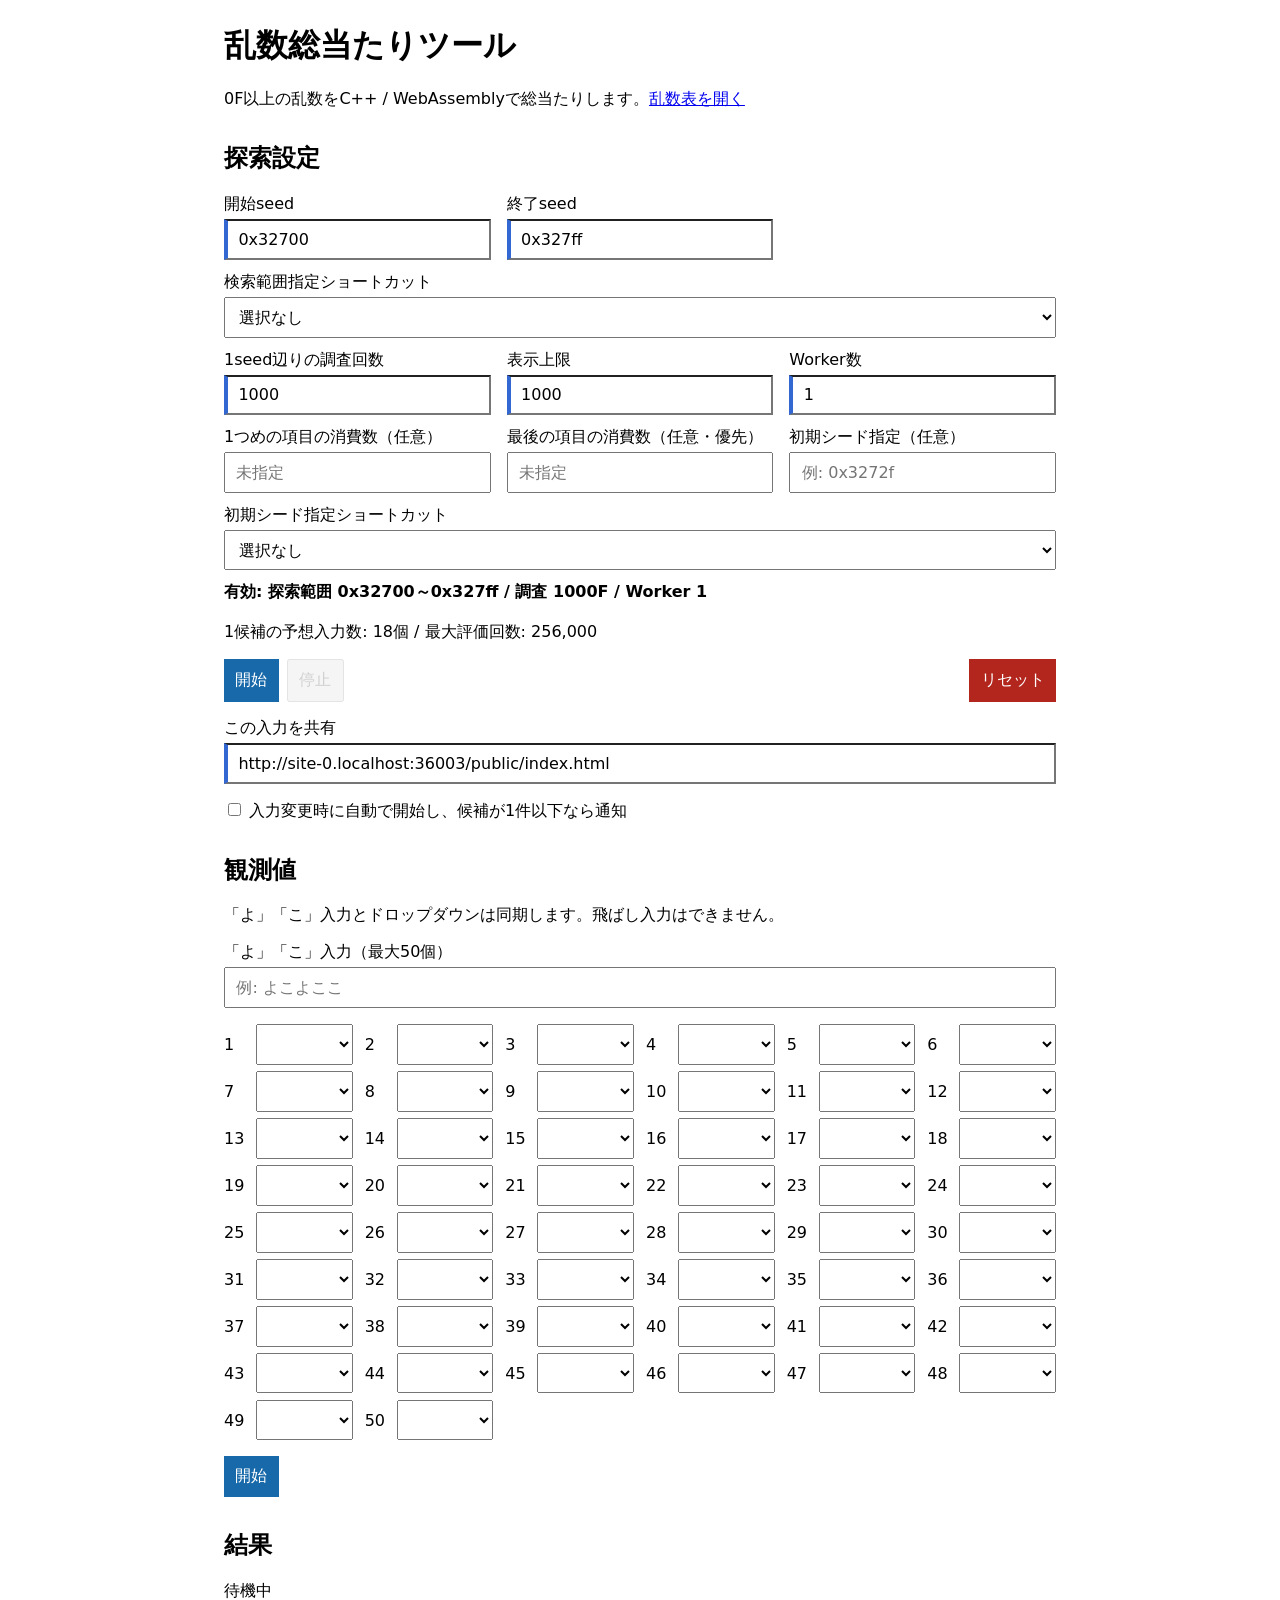
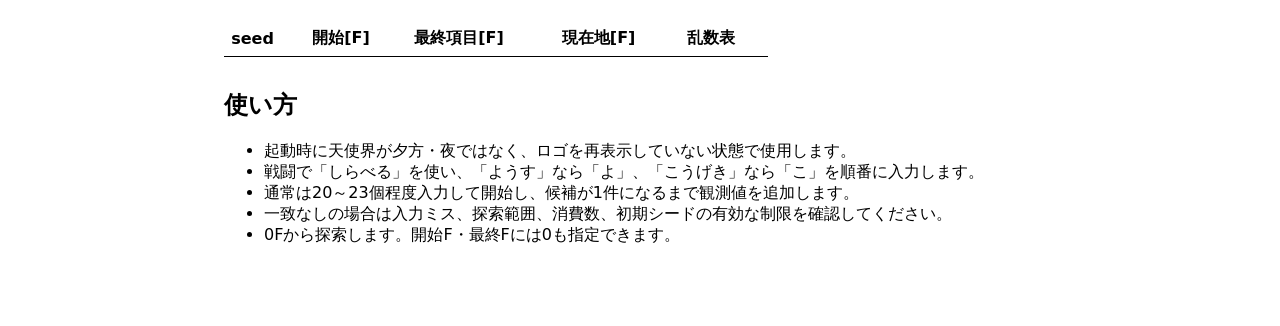
<file: public/index.html>
<!doctype html>
<html lang="ja">
<head>
  <meta charset="utf-8">
  <meta name="viewport" content="width=device-width, initial-scale=1">
  <title>乱数総当たりツール</title>
  <link rel="icon" href="data:,">
  <link rel="stylesheet" href="style.css">
  <script src="app.js" defer></script>
</head>
<body>
<main>
  <h1>乱数総当たりツール</h1>
  <p>0F以上の乱数をC++ / WebAssemblyで総当たりします。<a href="list.html" target="_blank" rel="noopener">乱数表を開く</a></p>

  <section aria-labelledby="search-settings">
    <h2 id="search-settings">探索設定</h2>
    <div class="grid">
      <label>開始seed<input type="text" id="seedStart" value="0x32700" inputmode="text"></label>
      <label>終了seed<input type="text" id="seedEnd" value="0x327ff" inputmode="text"></label>
      <label class="wide">検索範囲指定ショートカット
        <select id="seedlist">
          <option value="">選択なし</option>
          <option value="32700,327ff">700-7ff (実機, JP)</option>
          <option value="32600,328ff">600-8ff (実機, JP)</option>
          <option value="31600,31fff">31600-31fff (実機, EU)</option>
          <option value="31600,319ff">31600-319ff (実機, NA)</option>
          <option value="28000,2ffff">28000-2ffff (DeSmuME)</option>
          <option value="3c000,3dfff">3c000-3dfff (melonDS)</option>
          <option value="16000,19fff">16000-19fff (No$GBA)</option>
          <option value="16000,3ffff">16000-3ffff (全て)</option>
        </select>
      </label>
      <label>1seed辺りの調査回数<input type="number" id="end" value="1000" min="1" max="4294967295"></label>
      <label>表示上限<input type="number" id="maxCount" value="1000" min="1" max="99999"></label>
      <label>Worker数<input type="number" id="workers" min="1" max="64"></label>
      <label>1つめの項目の消費数（任意）<input type="number" id="nowCount" min="0" max="4294967294" placeholder="未指定"></label>
      <label>最後の項目の消費数（任意・優先）<input type="number" id="nowCount1" min="0" max="4294967294" placeholder="未指定"></label>
      <label>初期シード指定（任意）<input type="text" id="seed1" placeholder="例: 0x3272f"></label>
      <label class="wide">初期シード指定ショートカット
        <select id="shortcut">
          <option value="">選択なし</option>
          <option value="32741">ここ, レオノ (0x32741)</option>
          <option value="3276c">よよ, ハイローズ (0x3276c)</option>
          <option value="32763">こよこよ, りり (0x32763)</option>
          <option value="3275c">こよここ, レオノ(アローラ) (0x3275c)</option>
        </select>
      </label>
    </div>
    <div id="activeFilters" class="status" aria-live="polite"></div>
    <p id="prediction"></p>
    <div class="actions">
      <button id="runTop" class="primary" type="button">開始</button>
      <button id="cancel" type="button" disabled>停止</button>
      <button id="reset" class="danger" type="button">リセット</button>
    </div>
    <label>この入力を共有<input type="text" id="share" readonly></label>
    <label class="check"><input type="checkbox" id="autostart"> 入力変更時に自動で開始し、候補が1件以下なら通知</label>
  </section>

  <section aria-labelledby="observations">
    <h2 id="observations">観測値</h2>
    <p>「よ」「こ」入力とドロップダウンは同期します。飛ばし入力はできません。</p>
    <label>「よ」「こ」入力（最大50個）<input type="text" id="yoko" maxlength="50" placeholder="例: よこよここ"></label>
    <div id="dropdowns" class="observations"></div>
    <button id="runBottom" class="primary" type="button">開始</button>
  </section>

  <section aria-labelledby="results-heading">
    <h2 id="results-heading">結果</h2>
    <p id="progress" class="status" aria-live="polite">待機中</p>
    <p id="messages" aria-live="assertive"></p>
    <div class="table-wrap">
      <table id="table">
        <thead><tr><th>seed</th><th>開始[F]</th><th>最終項目[F]</th><th>現在地[F]</th><th>乱数表</th></tr></thead>
        <tbody></tbody>
      </table>
    </div>
  </section>

  <section>
    <h2>使い方</h2>
    <ul>
      <li>起動時に天使界が夕方・夜ではなく、ロゴを再表示していない状態で使用します。</li>
      <li>戦闘で「しらべる」を使い、「ようす」なら「よ」、「こうげき」なら「こ」を順番に入力します。</li>
      <li>通常は20～23個程度入力して開始し、候補が1件になるまで観測値を追加します。</li>
      <li>一致なしの場合は入力ミス、探索範囲、消費数、初期シードの有効な制限を確認してください。</li>
      <li>0Fから探索します。開始F・最終Fには0も指定できます。</li>
    </ul>
  </section>
</main>
</body>
</html>
</file>
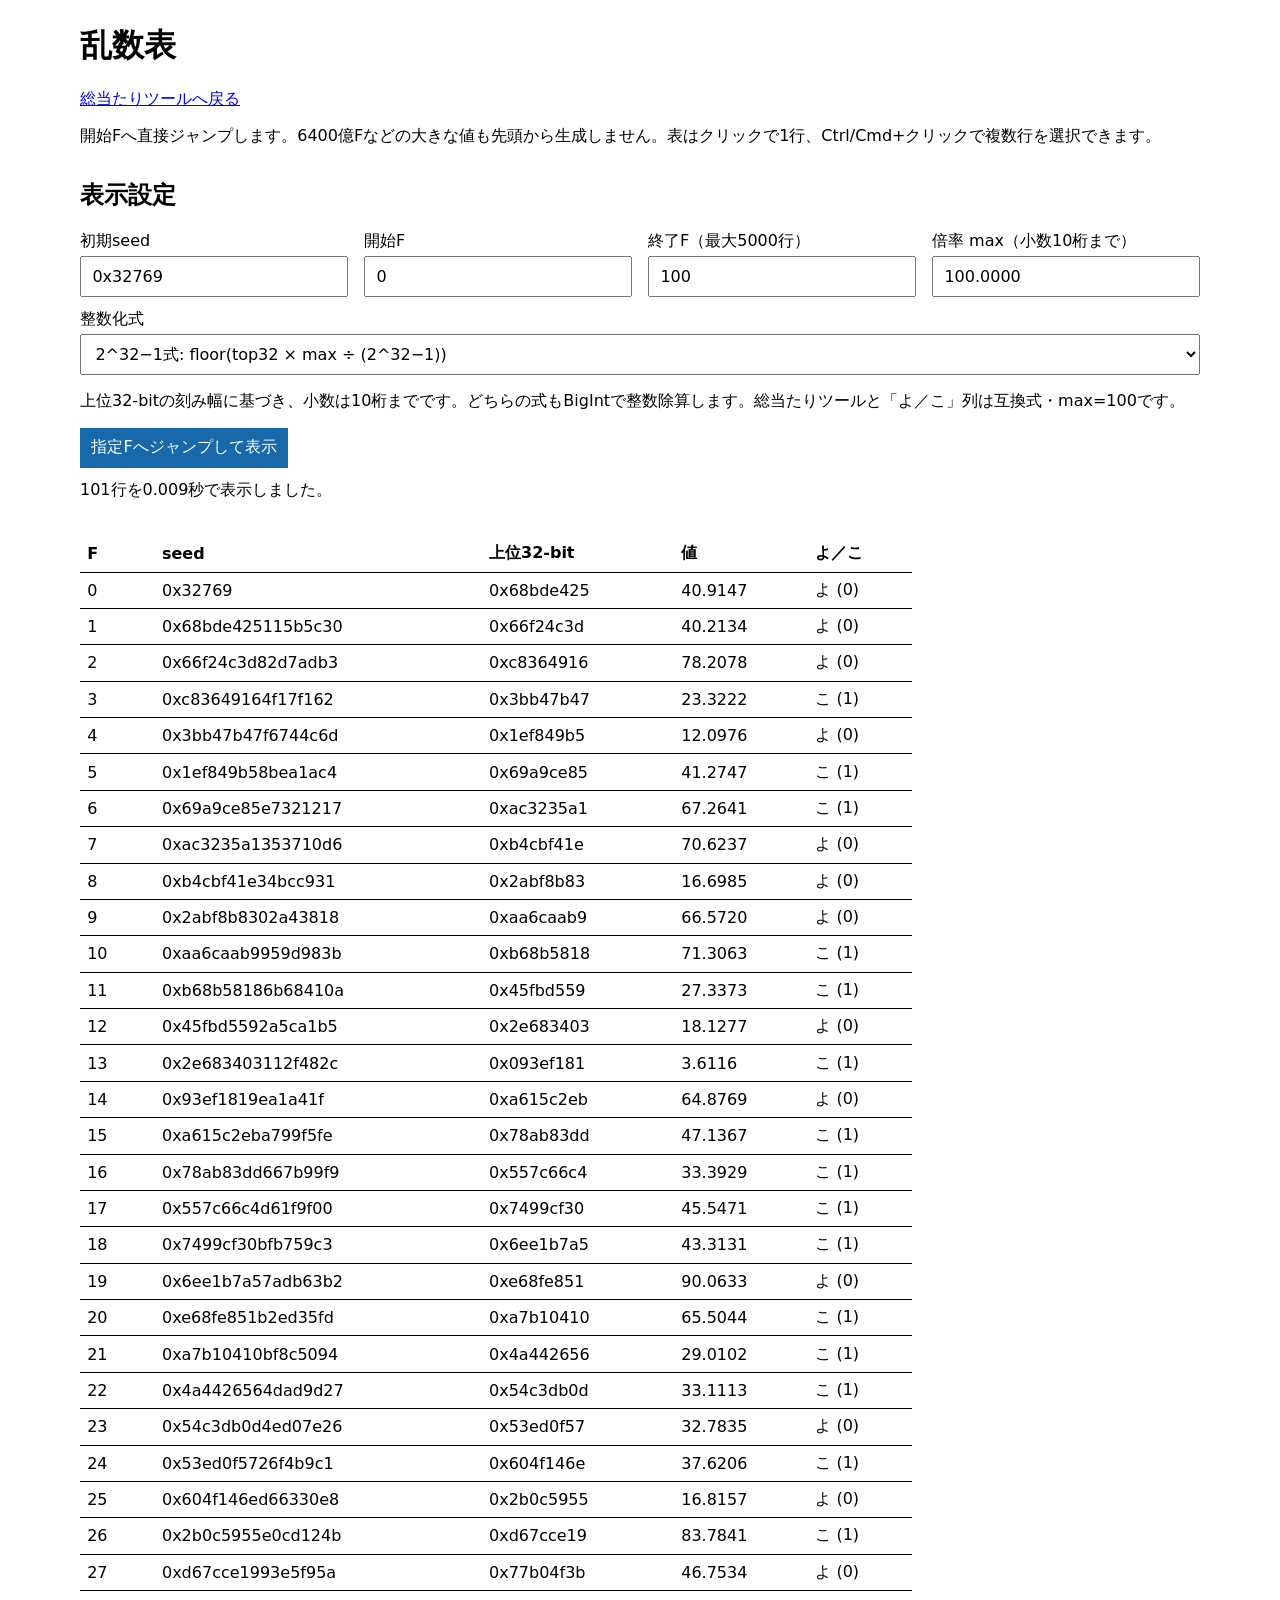
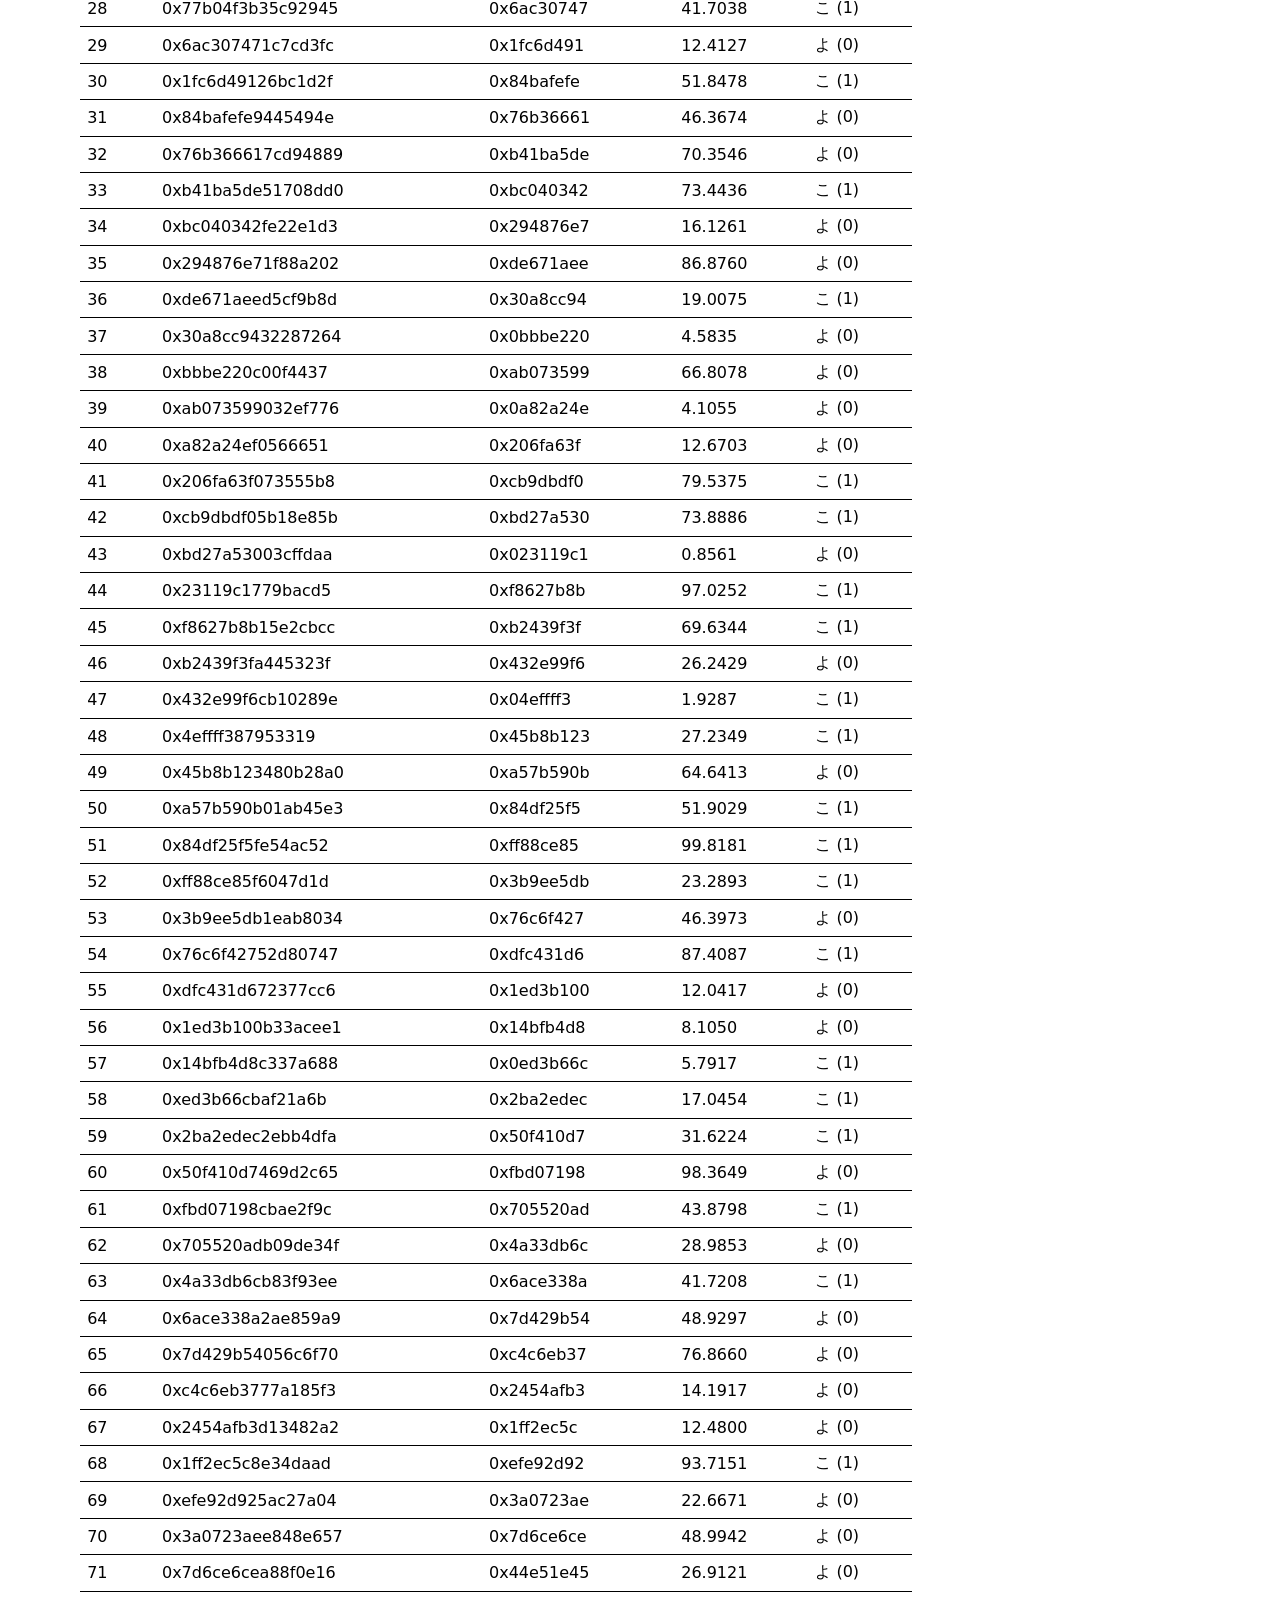
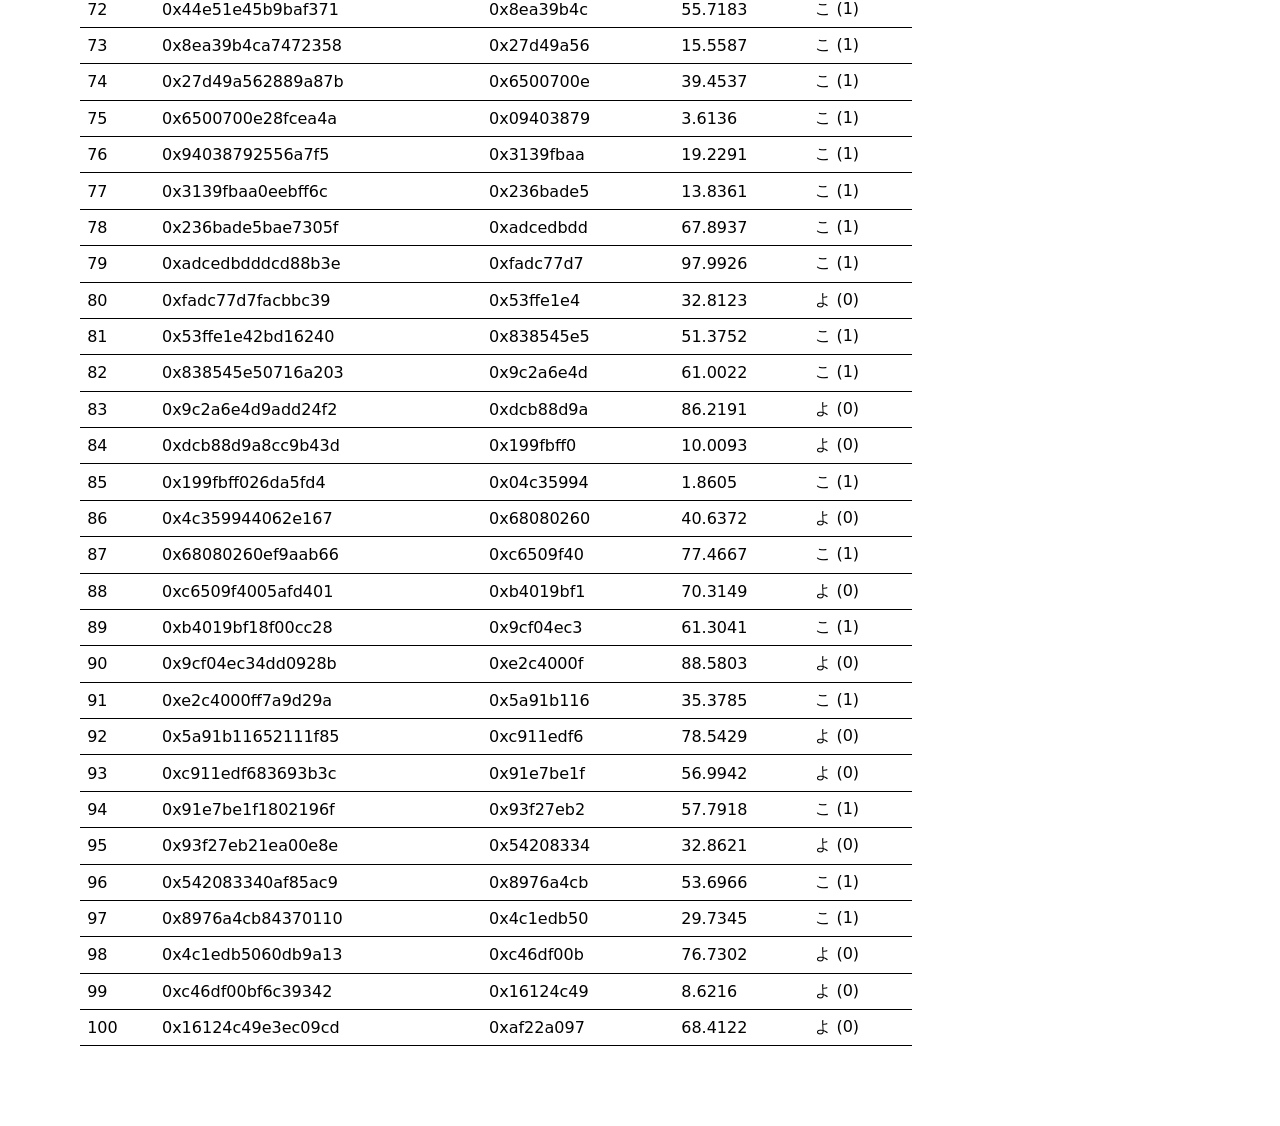
<file: public/list.html>
<!doctype html>
<html lang="ja">
<head>
  <meta charset="utf-8">
  <meta name="viewport" content="width=device-width, initial-scale=1">
  <title>乱数表</title>
  <link rel="icon" href="data:,">
  <link rel="stylesheet" href="style.css">
  <script src="list.js" defer></script>
</head>
<body>
<main class="list-main">
  <h1>乱数表</h1>
  <p><a href="index.html">総当たりツールへ戻る</a></p>
  <p>開始Fへ直接ジャンプします。6400億Fなどの大きな値も先頭から生成しません。表はクリックで1行、Ctrl/Cmd+クリックで複数行を選択できます。</p>

  <section aria-labelledby="list-settings">
    <h2 id="list-settings">表示設定</h2>
    <div class="grid">
      <label>初期seed<input id="listSeed" type="text" value="0x32769"></label>
      <label>開始F<input id="listStart" type="text" value="0" inputmode="numeric"></label>
      <label>終了F（最大5000行）<input id="listEnd" type="text" value="100" inputmode="numeric"></label>
      <label>倍率 max（小数10桁まで）<input id="listMax" type="text" value="100.0000" inputmode="decimal" pattern="[0-9]+(?:\.[0-9]{1,10})?"></label>
      <label class="wide">整数化式
        <select id="listFormula">
          <option value="exact">2^32−1式: floor(top32 × max ÷ (2^32−1))</option>
          <option value="compat">互換式: floor(top32 × max ÷ 2^32)</option>
        </select>
      </label>
    </div>
    <p>上位32-bitの刻み幅に基づき、小数は10桁までです。どちらの式もBigIntで整数除算します。総当たりツールと「よ／こ」列は互換式・max=100です。</p>
    <button id="showList" class="primary" type="button">指定Fへジャンプして表示</button>
    <p id="listStatus" class="status" aria-live="polite"></p>
  </section>

  <div class="table-wrap list-table-wrap">
    <table id="randomTable">
      <thead><tr><th>F</th><th>seed</th><th>上位32-bit</th><th>値</th><th>よ／こ</th></tr></thead>
      <tbody></tbody>
    </table>
  </div>
</main>
</body>
</html>
</file>
<file: public/style.css>
:root {
  color-scheme: light dark;
  font-family: system-ui, sans-serif;
}

body {
  margin: 0;
}

main {
  width: min(52rem, calc(100% - 2rem));
  margin: 1.5rem auto 5rem;
}

section {
  margin-block: 2rem;
}

.grid {
  display: grid;
  grid-template-columns: repeat(auto-fit, minmax(15rem, 1fr));
  gap: .75rem 1rem;
}

.wide {
  grid-column: 1 / -1;
}

label {
  display: block;
}

input:not([type="checkbox"]), select, button {
  box-sizing: border-box;
  font: inherit;
  padding: .55rem .65rem;
}

input:not([type="checkbox"]), select {
  width: 100%;
  margin-top: .25rem;
}

input.has-value, select.has-value {
  border-inline-start: .3rem solid Highlight;
}

.check {
  margin-top: 1rem;
}

.check.active, .status.active {
  font-weight: 650;
}

.actions {
  display: flex;
  gap: .5rem;
  margin-block: 1rem;
}

.primary {
  background: #1769aa;
  border: 1px solid #1769aa;
  color: white;
}

.danger {
  background: #b3261e;
  border: 1px solid #b3261e;
  color: white;
  margin-inline-start: auto;
}

.status {
  min-height: 1.5rem;
  margin-block: .75rem;
}

.observations {
  display: grid;
  grid-template-columns: repeat(auto-fill, minmax(7rem, 1fr));
  gap: .4rem .75rem;
  margin-block: 1rem;
}

.observation-row {
  display: grid;
  grid-template-columns: 2rem 1fr;
  align-items: center;
}

.observation-row select {
  margin: 0;
}

.table-wrap {
  overflow-x: auto;
  max-width: 40rem;
}

table {
  width: auto;
  min-width: 34rem;
  max-width: 100%;
  border-collapse: collapse;
}

th, td {
  border-bottom: 1px solid CanvasText;
  padding: .45rem;
  text-align: left;
}

button:disabled {
  opacity: .55;
}

.list-main {
  width: min(70rem, calc(100% - 2rem));
}

.list-table-wrap {
  max-width: 70rem;
}

#randomTable {
  min-width: 52rem;
}

#randomTable tbody tr {
  cursor: pointer;
}

#randomTable tbody tr.selected td {
  color: HighlightText;
  background: Highlight;
}

@media (max-width: 32rem) {
  main { width: min(100% - 1rem, 52rem); }
  .observations { grid-template-columns: repeat(2, 1fr); }
}
</file>
